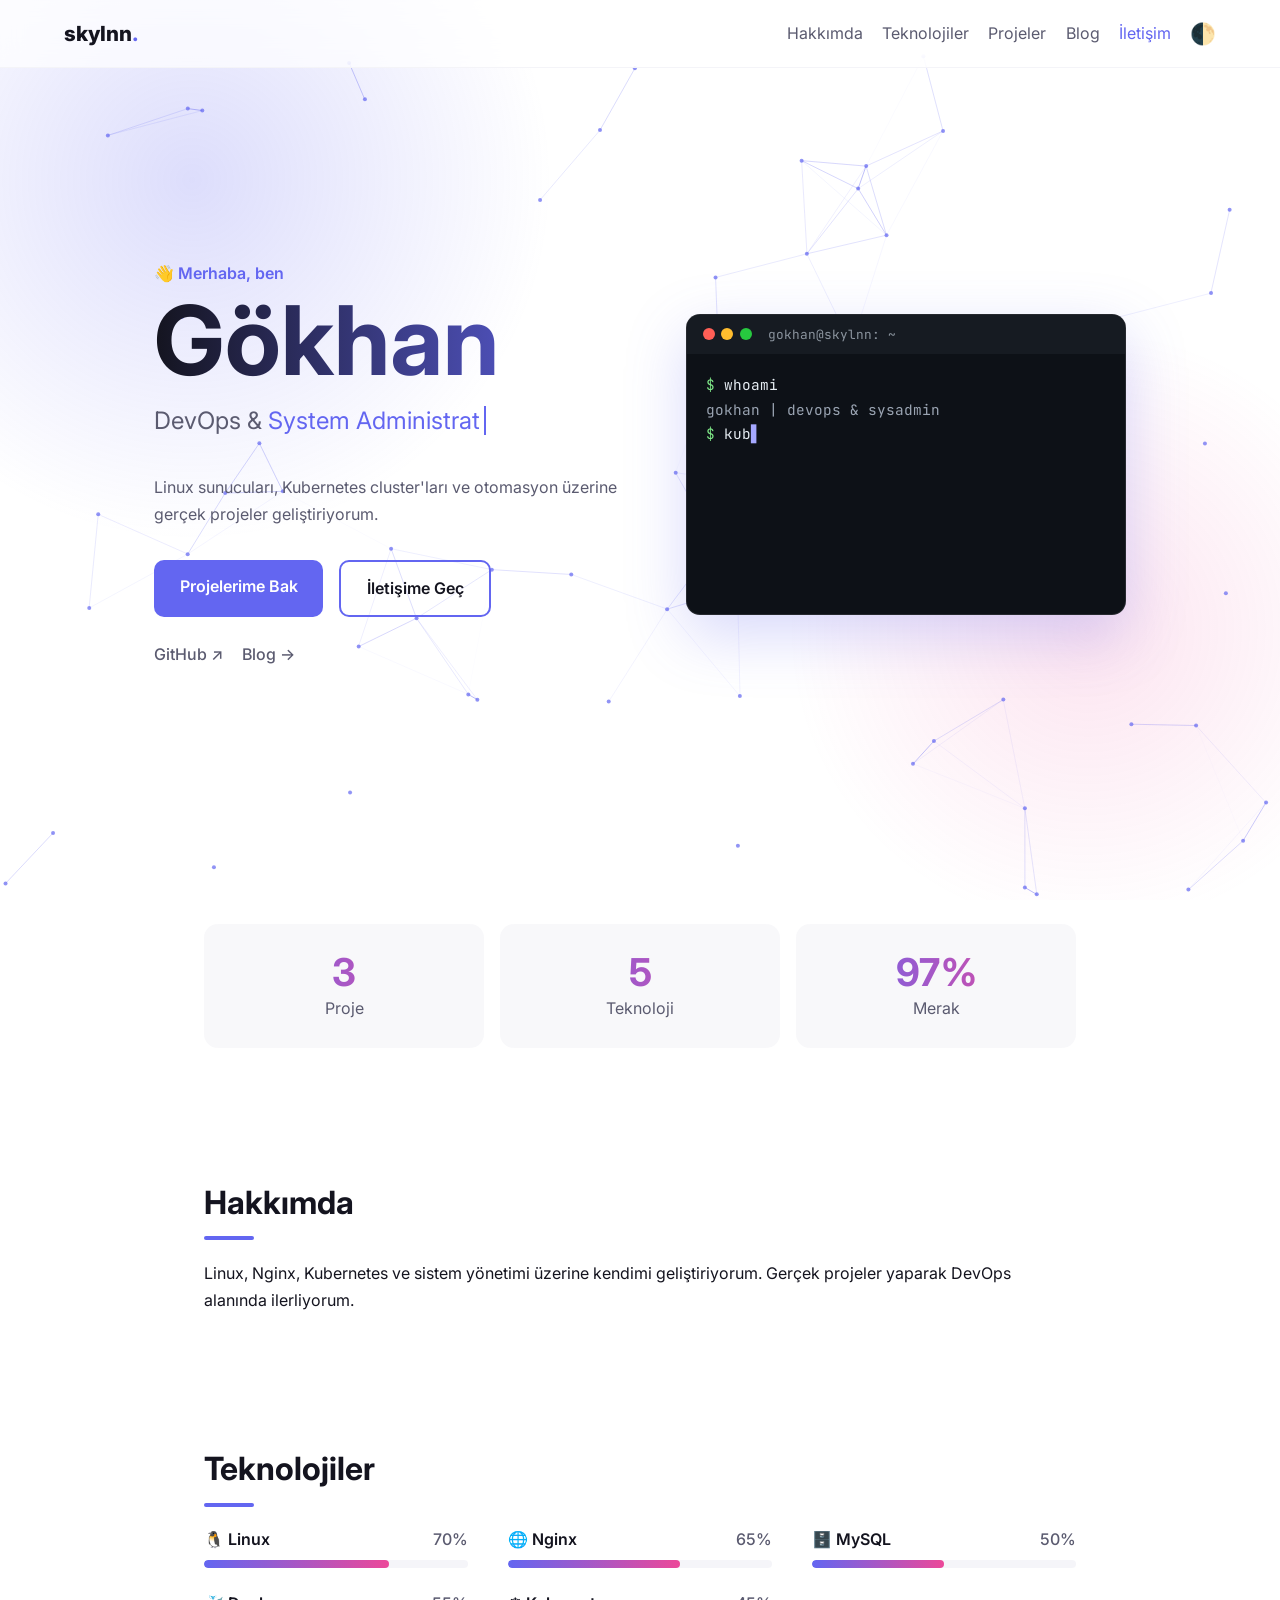
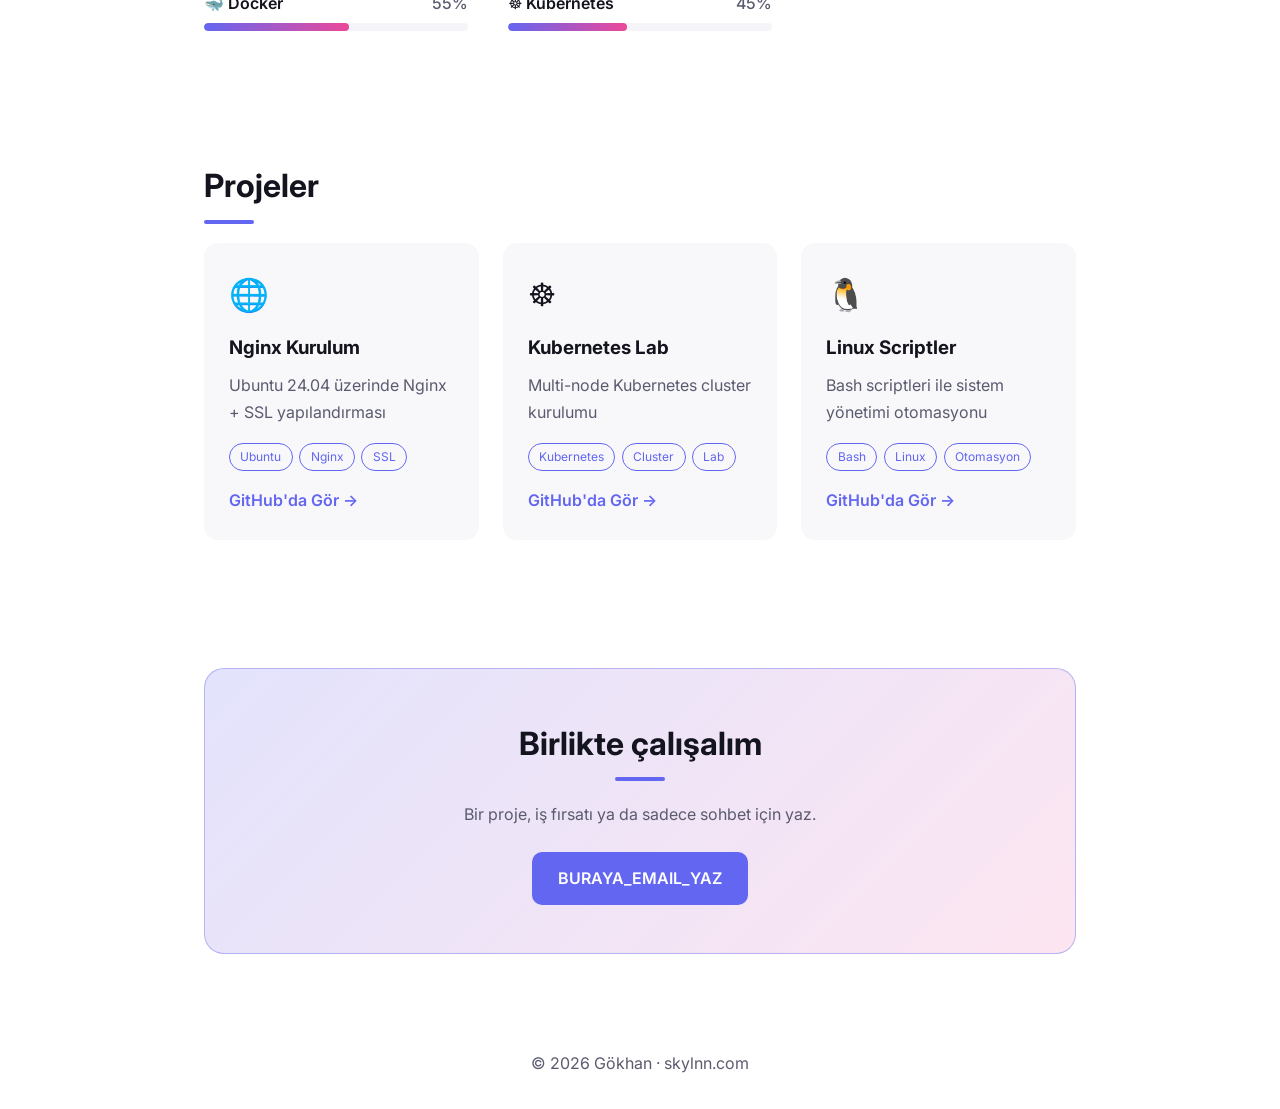
<file: index.html>
<!DOCTYPE html>
<html lang="tr">
<head>
  <meta charset="UTF-8">
  <meta name="viewport" content="width=device-width, initial-scale=1">
  <meta name="description" content="Gökhan - DevOps ve Sistem Yöneticisi portföyü">
  <title>Gökhan | DevOps Portfolio</title>
  <link rel="preconnect" href="https://fonts.googleapis.com">
  <link rel="preconnect" href="https://fonts.gstatic.com" crossorigin>
  <link href="https://fonts.googleapis.com/css2?family=Inter:wght@400;500;600;800&family=JetBrains+Mono&display=swap" rel="stylesheet">
  <link rel="stylesheet" href="style.css">
</head>
<body>
  <canvas id="arka"></canvas>
  <div id="ilerleme"></div>

  <header class="nav">
    <a href="index.html" class="logo">skylnn<span>.</span></a>
    <button id="menu" aria-label="Menü" aria-expanded="false">☰</button>
    <nav id="menuler">
      <a href="#hakkimda">Hakkımda</a>
      <a href="#teknolojiler">Teknolojiler</a>
      <a href="#projeler">Projeler</a>
      <a href="blog.html" class="kal">Blog</a>
      <a href="#iletisim">İletişim</a>
      <button id="tema" aria-label="Temayı değiştir">🌓</button>
    </nav>
  </header>

  <main>
    <section class="hero">
      <div class="hero-sol">
        <p class="selam">👋 Merhaba, ben</p>
        <h1>Gökhan</h1>
        <p class="rol">DevOps &amp; <span id="daktilo"></span></p>
        <p class="kisa">Linux sunucuları, Kubernetes cluster'ları ve otomasyon üzerine gerçek projeler geliştiriyorum.</p>
        <div class="butonlar">
          <a class="btn" href="#projeler">Projelerime Bak</a>
          <a class="btn ikincil" href="#iletisim">İletişime Geç</a>
        </div>
        <div class="sosyal">
          <a href="https://github.com/Skylnn" target="_blank" rel="noopener">GitHub ↗</a>
          <a href="blog.html">Blog →</a>
        </div>
      </div>

      <div class="terminal" aria-hidden="true">
        <div class="t-bar"><i></i><i></i><i></i><span>gokhan@skylnn: ~</span></div>
        <pre id="t-icerik"></pre>
      </div>
    </section>

    <section class="bolum">
      <div class="statlar">
        <div class="stat"><b data-hedef="3">0</b><span>Proje</span></div>
        <div class="stat"><b data-hedef="5">0</b><span>Teknoloji</span></div>
        <div class="stat"><b data-hedef="100" data-ek="%">0</b><span>Merak</span></div>
      </div>
    </section>

    <section id="hakkimda" class="bolum">
      <h2>Hakkımda</h2>
      <p>Linux, Nginx, Kubernetes ve sistem yönetimi üzerine kendimi geliştiriyorum. Gerçek projeler yaparak DevOps alanında ilerliyorum.</p>
    </section>

    <section id="teknolojiler" class="bolum">
      <h2>Teknolojiler</h2>
      <div class="beceriler">
        <div class="beceri" data-seviye="70">
          <div class="beceri-ust"><span>🐧 Linux</span><span>70%</span></div>
          <div class="cubuk"><i></i></div>
        </div>
        <div class="beceri" data-seviye="65">
          <div class="beceri-ust"><span>🌐 Nginx</span><span>65%</span></div>
          <div class="cubuk"><i></i></div>
        </div>
        <div class="beceri" data-seviye="50">
          <div class="beceri-ust"><span>🗄️ MySQL</span><span>50%</span></div>
          <div class="cubuk"><i></i></div>
        </div>
        <div class="beceri" data-seviye="55">
          <div class="beceri-ust"><span>🐳 Docker</span><span>55%</span></div>
          <div class="cubuk"><i></i></div>
        </div>
        <div class="beceri" data-seviye="45">
          <div class="beceri-ust"><span>☸️ Kubernetes</span><span>45%</span></div>
          <div class="cubuk"><i></i></div>
        </div>
      </div>
    </section>

    <section id="projeler" class="bolum">
      <h2>Projeler</h2>
      <div class="kartlar">
        <article class="kart">
          <div class="ikon">🌐</div>
          <h3>Nginx Kurulum</h3>
          <p>Ubuntu 24.04 üzerinde Nginx + SSL yapılandırması</p>
          <div class="mini"><span>Ubuntu</span><span>Nginx</span><span>SSL</span></div>
          <a href="https://github.com/Skylnn" target="_blank" rel="noopener">GitHub'da Gör →</a>
        </article>
        <article class="kart">
          <div class="ikon">☸️</div>
          <h3>Kubernetes Lab</h3>
          <p>Multi-node Kubernetes cluster kurulumu</p>
          <div class="mini"><span>Kubernetes</span><span>Cluster</span><span>Lab</span></div>
          <a href="https://github.com/Skylnn" target="_blank" rel="noopener">GitHub'da Gör →</a>
        </article>
        <article class="kart">
          <div class="ikon">🐧</div>
          <h3>Linux Scriptler</h3>
          <p>Bash scriptleri ile sistem yönetimi otomasyonu</p>
          <div class="mini"><span>Bash</span><span>Linux</span><span>Otomasyon</span></div>
          <a href="https://github.com/Skylnn" target="_blank" rel="noopener">GitHub'da Gör →</a>
        </article>
      </div>
    </section>

    <section id="iletisim" class="bolum">
      <div class="cta">
        <h2>Birlikte çalışalım</h2>
        <p>Bir proje, iş fırsatı ya da sadece sohbet için yaz.</p>
        <a class="btn" href="mailto:BURAYA_EMAIL_YAZ">BURAYA_EMAIL_YAZ</a>
      </div>
    </section>
  </main>

  <footer>© 2026 Gökhan · skylnn.com</footer>

  <button id="yukari" aria-label="Yukarı çık">↑</button>
  <script src="script.js"></script>
</body>
</html>
</file>
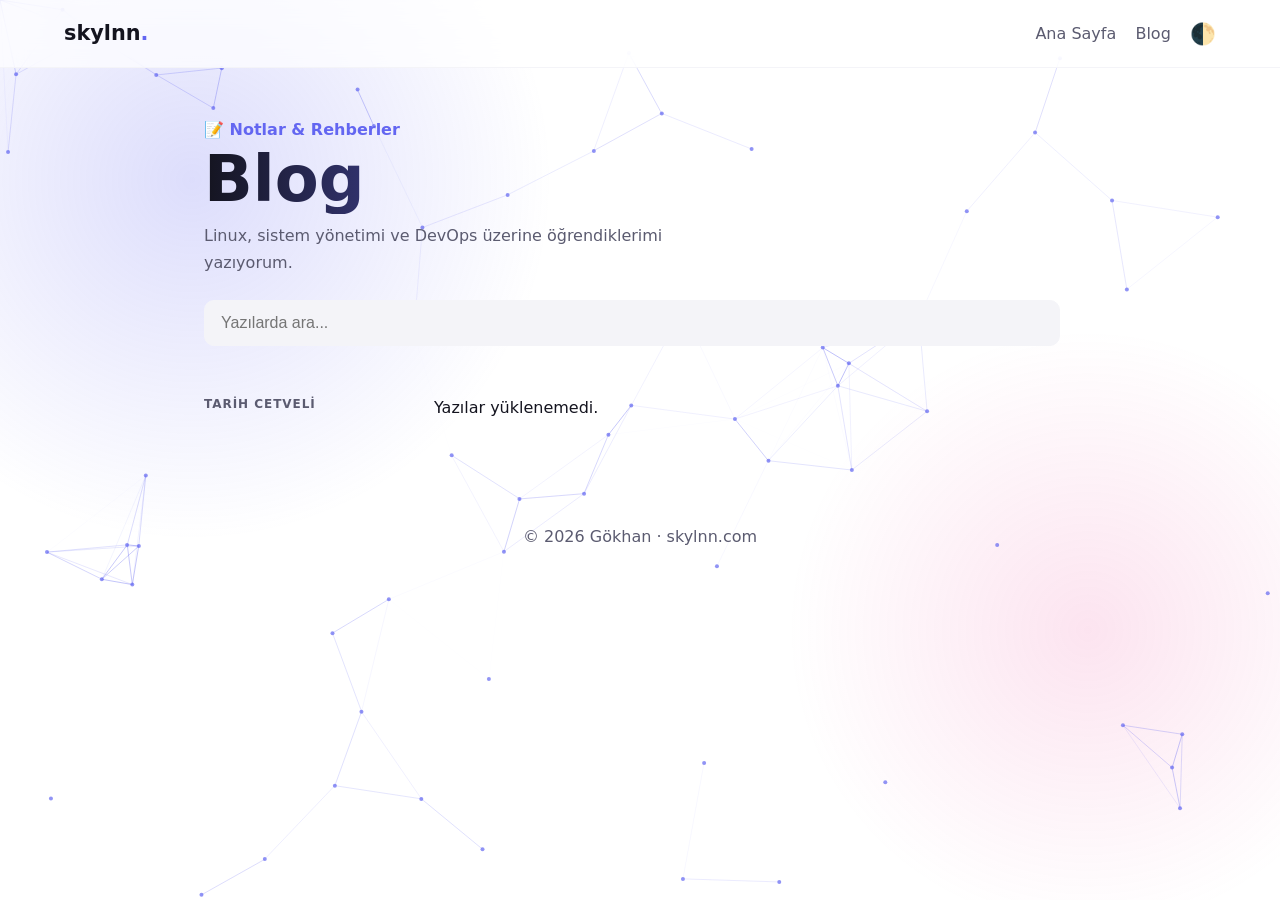
<file: blog.html>
<!DOCTYPE html>
<html lang="tr">
<head>
  <meta charset="UTF-8">
  <meta name="viewport" content="width=device-width, initial-scale=1">
  <meta name="description" content="Linux, sistem yönetimi ve DevOps üzerine notlar ve rehberler">
  <title>Blog | Gökhan</title>
  <link rel="stylesheet" href="style.css">
</head>
<body>
  <canvas id="arka"></canvas>
  <div id="ilerleme"></div>

  <header class="nav">
    <a href="index.html" class="logo">skylnn<span>.</span></a>
    <nav>
      <a href="index.html" class="kal">Ana Sayfa</a>
      <a href="blog.html" class="kal">Blog</a>
      <button id="tema" aria-label="Temayı değiştir">🌓</button>
    </nav>
  </header>

  <main>
    <section class="blog-ust">
      <p class="selam">📝 Notlar &amp; Rehberler</p>
      <h1>Blog</h1>
      <p class="blog-alt">Linux, sistem yönetimi ve DevOps üzerine öğrendiklerimi yazıyorum.</p>
      <div class="blog-arac">
        <input id="ara" type="search" placeholder="Yazılarda ara...">
        <span id="sayac"></span>
      </div>
      <div id="etiketler"></div>
    </section>

    <div class="blog-govde">
      <aside class="blog-yan">
        <div class="c-baslik">Tarih cetveli</div>
        <nav id="cetvel" aria-label="Tarih cetveli"></nav>
      </aside>
      <div id="liste" class="zaman">Yükleniyor...</div>
    </div>
  </main>

  <footer>© 2026 Gökhan · skylnn.com</footer>

  <button id="yukari" aria-label="Yukarı çık">↑</button>
  <script src="script.js"></script>
  <script src="blog.js"></script>
</body>
</html>
</file>
<file: style.css>
/* ---------- Renkler (açık ve koyu tema) ---------- */
:root {
  --bg: #ffffff;
  --kart: #f4f4f8;
  --text: #14141f;
  --soluk: #5b5b70;
  --accent: #6366f1;
}
[data-theme="dark"] {
  --bg: #0b0b12;
  --kart: #161622;
  --text: #eaeaf0;
  --soluk: #9a9ab0;
}

/* ---------- Genel ayarlar ---------- */
* { box-sizing: border-box; margin: 0; padding: 0; }
html { scroll-behavior: smooth; }
body {
  background: var(--bg);
  color: var(--text);
  font-family: system-ui, -apple-system, "Segoe UI", sans-serif;
  line-height: 1.7;
  transition: background .3s, color .3s;
}

/* ---------- Üst menü ---------- */
.nav {
  position: sticky; top: 0; z-index: 10;
  display: flex; justify-content: space-between; align-items: center;
  padding: 1rem 5%;
  background: var(--bg);
  border-bottom: 1px solid var(--kart);
}
.logo { font-weight: 800; font-size: 1.3rem; color: var(--text); text-decoration: none; }
.logo span { color: var(--accent); }
.nav nav { display: flex; gap: 1.2rem; align-items: center; }
.nav nav a { color: var(--soluk); text-decoration: none; transition: color .2s; }
.nav nav a:hover { color: var(--accent); }
#tema { background: none; border: none; font-size: 1.3rem; cursor: pointer; }

/* ---------- Karşılama alanı ---------- */
.hero { min-height: 80vh; display: flex; flex-direction: column; justify-content: center; padding: 0 5%; max-width: 1000px; margin: 0 auto; }
.selam { color: var(--accent); font-weight: 600; }
.hero h1 { font-size: clamp(3rem, 10vw, 6rem); line-height: 1.1; }
.rol { font-size: 1.5rem; color: var(--soluk); margin: .5rem 0 2rem; }
#daktilo { color: var(--accent); border-right: 2px solid var(--accent); padding-right: 4px; }

/* ---------- Butonlar ---------- */
.butonlar { display: flex; gap: 1rem; flex-wrap: wrap; }
.btn {
  display: inline-block; padding: .8rem 1.6rem; border-radius: 10px;
  background: var(--accent); color: #fff; text-decoration: none; font-weight: 600;
  transition: transform .2s, box-shadow .2s;
}
.btn:hover { transform: translateY(-3px); box-shadow: 0 8px 20px rgba(99,102,241,.4); }
.btn.ikincil { background: transparent; color: var(--text); border: 2px solid var(--accent); }

/* ---------- Bölümler ---------- */
.bolum { padding: 4rem 5%; max-width: 1000px; margin: 0 auto; }
.bolum h2 { font-size: 2rem; margin-bottom: 1.2rem; }
.bolum h2::after {
  content: ""; display: block; width: 50px; height: 4px;
  background: var(--accent); margin-top: .4rem; border-radius: 2px;
}

/* ---------- Teknoloji etiketleri ---------- */
.etiketler { display: flex; flex-wrap: wrap; gap: .7rem; }
.etiketler span { background: var(--kart); padding: .5rem 1rem; border-radius: 999px; font-weight: 500; }

/* ---------- Proje kartları ---------- */
.kartlar { display: grid; grid-template-columns: repeat(auto-fit, minmax(260px, 1fr)); gap: 1.5rem; }
.kart {
  background: var(--kart); padding: 1.5rem; border-radius: 14px;
  border: 1px solid transparent; transition: transform .25s, border-color .25s;
}
.kart:hover { transform: translateY(-6px); border-color: var(--accent); }
.kart h3 { margin-bottom: .5rem; }
.kart p { color: var(--soluk); margin-bottom: 1rem; }
.kart a { color: var(--accent); text-decoration: none; font-weight: 600; }

footer { text-align: center; padding: 2rem; color: var(--soluk); }

/* ---------- Kaydırınca beliren animasyon ---------- */
.gizli { opacity: 0; transform: translateY(30px); transition: opacity .7s, transform .7s; }
.gizli.gorunur { opacity: 1; transform: none; }

/* ---------- Telefon düzeni ---------- */
@media (max-width: 700px) {
  .nav nav a { display: none; }
}
/* ================= GÖRSEL EFEKTLER ================= */

/* Parçacık tuvali: her şeyin arkasında */
#arka {
  position: fixed; inset: 0;
  width: 100%; height: 100%;
  z-index: -1; pointer-events: none;
}

/* Kayan renkli ışık lekeleri */
body::before {
  content: ""; position: fixed; inset: 0;
  z-index: -2; pointer-events: none;
  background:
    radial-gradient(600px circle at 15% 20%, rgba(99,102,241,.22), transparent 60%),
    radial-gradient(500px circle at 85% 70%, rgba(236,72,153,.15), transparent 60%);
  animation: akis 14s ease-in-out infinite alternate;
}
@keyframes akis {
  to { transform: translate(40px, -30px) scale(1.15); }
}

/* Cam efektli menü */
.nav {
  background: color-mix(in srgb, var(--bg) 70%, transparent);
  backdrop-filter: blur(12px);
  -webkit-backdrop-filter: blur(12px);
}

/* Akan renkli başlık */
.hero h1 {
  background: linear-gradient(90deg, var(--text), var(--accent), #ec4899, var(--text));
  background-size: 300% 100%;
  -webkit-background-clip: text;
  background-clip: text;
  color: transparent;
  animation: renk 8s linear infinite;
}
@keyframes renk {
  to { background-position: 300% 0; }
}

/* Cam efektli kartlar + fare ışığı */
.kart {
  position: relative; overflow: hidden;
  background: color-mix(in srgb, var(--kart) 65%, transparent);
  backdrop-filter: blur(8px);
  -webkit-backdrop-filter: blur(8px);
}
.kart::before {
  content: ""; position: absolute; inset: 0;
  pointer-events: none; opacity: 0; transition: opacity .3s;
  background: radial-gradient(300px circle at var(--x, 50%) var(--y, 50%), rgba(99,102,241,.2), transparent 60%);
}
.kart:hover::before { opacity: 1; }

/* Teknoloji etiketleri */
.etiketler span {
  background: color-mix(in srgb, var(--kart) 65%, transparent);
  border: 1px solid transparent;
  transition: transform .2s, border-color .2s;
}
.etiketler span:hover { transform: translateY(-3px); border-color: var(--accent); }

/* Hareketten rahatsız olanlar için animasyonları kapat */
@media (prefers-reduced-motion: reduce) {
  body::before, .hero h1 { animation: none; }
}
/* ---------- Blog ---------- */
#ara {
  width: 100%; padding: .8rem 1rem; margin-bottom: 1.5rem;
  border-radius: 10px; border: 1px solid var(--kart);
  background: var(--kart); color: var(--text); font-size: 1rem;
}
.kart small { color: var(--soluk); }

.yazi h1 { margin: .5rem 0 1.5rem; font-size: 2.2rem; }
.yazi h2, .yazi h3 { margin: 1.8rem 0 .6rem; }
.yazi p, .yazi ul, .yazi ol { margin-bottom: 1rem; }
.yazi ul, .yazi ol { padding-left: 1.5rem; }
.yazi pre { background: var(--kart); padding: 1rem; border-radius: 10px; overflow-x: auto; margin-bottom: 1rem; }
.yazi code { font-family: ui-monospace, Consolas, monospace; }
.yazi img { max-width: 100%; border-radius: 10px; }
.yazi a { color: var(--accent); }

/* Telefonda Blog/Ana Sayfa linkleri gizlenmesin */
@media (max-width: 700px) {
  .nav nav a.kal { display: inline; }
}

/* ================= MODERN GÖRÜNÜM v2 ================= */
body { font-family: "Inter", system-ui, -apple-system, "Segoe UI", sans-serif; }

/* Üstte ilerleme çubuğu */
#ilerleme {
  position: fixed; top: 0; left: 0; height: 3px; width: 0; z-index: 100;
  background: linear-gradient(90deg, var(--accent), #ec4899);
}

/* Aktif menü bağlantısı */
.nav nav a.aktif { color: var(--accent); }

/* Hamburger menü (masaüstünde gizli) */
#menu { display: none; background: none; border: none; font-size: 1.5rem; color: var(--text); cursor: pointer; }

/* ---------- Hero: iki sütun ---------- */
.hero {
  display: grid; grid-template-columns: 1.1fr 1fr; gap: 3rem;
  align-items: center; max-width: 1100px; min-height: 88vh; padding: 3rem 5%;
}
.kisa { color: var(--soluk); max-width: 30rem; margin-bottom: 2rem; }
.sosyal { margin-top: 1.5rem; display: flex; gap: 1.2rem; }
.sosyal a { color: var(--soluk); text-decoration: none; font-weight: 500; transition: color .2s; }
.sosyal a:hover { color: var(--accent); }

/* ---------- Terminal penceresi ---------- */
.terminal {
  background: #0d1117; border: 1px solid rgba(255,255,255,.1);
  border-radius: 14px; overflow: hidden;
  box-shadow: 0 20px 60px rgba(99,102,241,.25);
  animation: yuz 6s ease-in-out infinite alternate;
}
@keyframes yuz { to { transform: translateY(-12px); } }
.t-bar { display: flex; align-items: center; gap: .4rem; padding: .7rem 1rem; background: #161b22; }
.t-bar i { width: 12px; height: 12px; border-radius: 50%; background: #ff5f56; }
.t-bar i:nth-child(2) { background: #ffbd2e; }
.t-bar i:nth-child(3) { background: #27c93f; }
.t-bar span { margin-left: .6rem; color: #8b949e; font: .8rem "JetBrains Mono", ui-monospace, monospace; }
.terminal pre {
  margin: 0; padding: 1.2rem; min-height: 260px; white-space: pre-wrap;
  color: #e6edf3; font: .9rem/1.7 "JetBrains Mono", ui-monospace, Consolas, monospace;
}
.terminal .p { color: #7ee787; }
.terminal .o { color: #9aa4b2; }
.terminal .im { color: #a5a8ff; animation: yan 1s steps(1) infinite; }
@keyframes yan { 50% { opacity: 0; } }

/* ---------- Sayaç kutuları ---------- */
.statlar { display: grid; grid-template-columns: repeat(auto-fit, minmax(150px, 1fr)); gap: 1rem; }
.stat {
  text-align: center; padding: 1.5rem 1rem; border-radius: 14px;
  background: color-mix(in srgb, var(--kart) 65%, transparent);
  backdrop-filter: blur(8px); border: 1px solid transparent;
  transition: border-color .25s, transform .25s;
}
.stat:hover { border-color: var(--accent); transform: translateY(-4px); }
.stat b {
  display: block; font-size: 2.4rem; line-height: 1.2;
  background: linear-gradient(90deg, var(--accent), #ec4899);
  -webkit-background-clip: text; background-clip: text; color: transparent;
}
.stat span { color: var(--soluk); }

/* ---------- Teknoloji çubukları ---------- */
.beceriler { display: grid; grid-template-columns: repeat(auto-fit, minmax(260px, 1fr)); gap: 1.4rem 2.5rem; }
.beceri-ust { display: flex; justify-content: space-between; font-weight: 600; margin-bottom: .4rem; }
.beceri-ust span:last-child { color: var(--soluk); font-weight: 500; }
.cubuk { height: 8px; border-radius: 99px; background: color-mix(in srgb, var(--kart) 85%, transparent); overflow: hidden; }
.cubuk i {
  display: block; height: 100%; width: 0; border-radius: 99px;
  background: linear-gradient(90deg, var(--accent), #ec4899);
  transition: width 1.4s cubic-bezier(.2, .8, .2, 1);
}

/* ---------- Proje kartı detayları ---------- */
.ikon { font-size: 2rem; margin-bottom: .6rem; }
.mini { display: flex; flex-wrap: wrap; gap: .4rem; margin-bottom: 1rem; }
.mini span {
  font-size: .75rem; padding: .2rem .65rem; border-radius: 99px;
  border: 1px solid var(--accent); color: var(--accent);
}

/* ---------- İletişim kutusu ---------- */
.cta {
  text-align: center; padding: 3rem 1.5rem; border-radius: 20px;
  background: linear-gradient(135deg, rgba(99,102,241,.18), rgba(236,72,153,.14));
  border: 1px solid color-mix(in srgb, var(--accent) 40%, transparent);
}
.cta h2::after { margin-left: auto; margin-right: auto; }
.cta p { color: var(--soluk); margin-bottom: 1.5rem; }

/* ---------- Yukarı çık düğmesi ---------- */
#yukari {
  position: fixed; right: 1.2rem; bottom: 1.2rem; z-index: 50;
  width: 46px; height: 46px; border: none; border-radius: 50%;
  background: var(--accent); color: #fff; font-size: 1.2rem; cursor: pointer;
  opacity: 0; pointer-events: none; transition: opacity .3s, transform .3s;
}
#yukari.goster { opacity: 1; pointer-events: auto; }
#yukari:hover { transform: translateY(-3px); }

/* ---------- Tablet ve telefon ---------- */
@media (max-width: 900px) {
  .hero { grid-template-columns: 1fr; min-height: auto; gap: 2rem; }
}
@media (max-width: 700px) {
  .nav nav a { display: inline; }
  .nav:has(#menu) #menu { display: block; }
  .nav:has(#menu) nav {
    display: none; position: absolute; top: 100%; left: 0; right: 0;
    flex-direction: column; align-items: flex-start; gap: 1rem; padding: 1.2rem 5%;
    background: color-mix(in srgb, var(--bg) 92%, transparent);
    backdrop-filter: blur(14px); border-bottom: 1px solid var(--kart);
  }
  .nav:has(#menu) nav.acik { display: flex; }
}

@media (prefers-reduced-motion: reduce) {
  .terminal { animation: none; }
}

/* ================= BLOG v2: ZAMAN ÇİZELGESİ ================= */

/* Üst bölüm */
.blog-ust { max-width: 1000px; margin: 0 auto; padding: 3rem 5% 0; }
.blog-ust h1 {
  font-size: clamp(2.4rem, 7vw, 4rem); line-height: 1.1;
  background: linear-gradient(90deg, var(--text), var(--accent), #ec4899);
  -webkit-background-clip: text; background-clip: text; color: transparent;
}
.blog-alt { color: var(--soluk); margin: .5rem 0 1.5rem; max-width: 34rem; }
.blog-arac { display: flex; align-items: center; gap: 1rem; flex-wrap: wrap; margin-bottom: 1rem; }
.blog-arac #ara { flex: 1; min-width: 200px; margin-bottom: 0; }
#sayac { color: var(--soluk); font-size: .9rem; }

/* Etiket düğmeleri */
#etiketler { display: flex; flex-wrap: wrap; gap: .5rem; }
.etk-btn {
  font: inherit; font-size: .85rem; cursor: pointer;
  padding: .3rem .85rem; border-radius: 99px;
  background: color-mix(in srgb, var(--kart) 65%, transparent);
  color: var(--soluk); border: 1px solid transparent;
  transition: border-color .2s, color .2s, transform .2s;
}
.etk-btn em { font-style: normal; opacity: .7; margin-left: .2rem; }
.etk-btn:hover { border-color: var(--accent); color: var(--text); transform: translateY(-2px); }
.etk-btn.secili { background: var(--accent); color: #fff; }

/* İki sütun: cetvel + yazılar */
.blog-govde {
  max-width: 1000px; margin: 0 auto; padding: 2rem 5% 4rem;
  display: grid; grid-template-columns: 190px 1fr; gap: 2.5rem;
}

/* ---------- Tarih cetveli ---------- */
.blog-yan { position: sticky; top: 90px; align-self: start; }
.c-baslik { font-size: .75rem; font-weight: 700; letter-spacing: .08em; text-transform: uppercase; color: var(--soluk); margin-bottom: .8rem; }
#cetvel { border-left: 2px solid color-mix(in srgb, var(--soluk) 35%, transparent); }
.c-yil { font-weight: 800; font-size: 1.1rem; margin: .8rem 0 .2rem 1rem; }
.c-ay {
  position: relative; display: flex; justify-content: space-between; align-items: center; gap: .5rem;
  padding: .3rem .4rem .3rem 1rem; color: var(--soluk); text-decoration: none; transition: color .2s;
}
.c-ay:hover { color: var(--text); }
.c-ay i {
  position: absolute; left: -7px; top: 50%; width: 12px; height: 12px; margin-top: -6px;
  border-radius: 50%; background: var(--bg); border: 2px solid var(--soluk);
  transition: transform .25s, background .25s, border-color .25s;
}
.c-ay em { font-style: normal; font-size: .75rem; background: var(--kart); border-radius: 99px; padding: 0 .55rem; }
.c-ay.aktif { color: var(--accent); font-weight: 600; }
.c-ay.aktif i { background: var(--accent); border-color: var(--accent); transform: scale(1.35); }
.c-gunler { display: flex; flex-wrap: wrap; gap: .3rem; padding: .1rem 0 .5rem 1rem; }
.c-gunler a {
  font-size: .75rem; padding: .05rem .5rem; border-radius: 6px;
  background: var(--kart); color: var(--soluk); text-decoration: none;
  transition: background .2s, color .2s;
}
.c-gunler a:hover { background: var(--accent); color: #fff; }

/* ---------- Zaman çizelgesi ---------- */
.ay {
  position: relative; padding-left: 1.6rem; margin-bottom: 2rem; scroll-margin-top: 90px;
  border-left: 2px solid color-mix(in srgb, var(--soluk) 35%, transparent);
}
.ay-baslik { display: flex; align-items: baseline; gap: .8rem; font-size: 1.3rem; font-weight: 800; margin-bottom: 1rem; }
.ay-baslik small { font-weight: 400; font-size: .85rem; color: var(--soluk); }
.z-oge { position: relative; margin-bottom: 1.2rem; scroll-margin-top: 90px; }
.nokta {
  position: absolute; left: calc(-1.6rem - 7px); top: 1.5rem;
  width: 12px; height: 12px; border-radius: 50%;
  background: var(--accent); box-shadow: 0 0 0 4px color-mix(in srgb, var(--accent) 25%, transparent);
}
.z-oge .kart h3 { margin: .3rem 0 .4rem; }
.meta { font-size: .8rem; color: var(--soluk); }
.yeni {
  font-size: .7rem; padding: .1rem .5rem; border-radius: 99px; margin-left: .3rem;
  background: linear-gradient(90deg, var(--accent), #ec4899); color: #fff;
}
.etk { display: flex; flex-wrap: wrap; gap: .4rem; margin-bottom: .8rem; }
.etk span { font-size: .75rem; color: var(--accent); }
.bos { color: var(--soluk); padding: 2rem 0; }

/* ---------- Telefon ---------- */
@media (max-width: 800px) {
  .blog-govde { grid-template-columns: 1fr; gap: 1rem; padding-top: 1rem; }
  .blog-yan {
    top: 64px; z-index: 5; padding: .5rem 0;
    background: color-mix(in srgb, var(--bg) 85%, transparent);
    backdrop-filter: blur(10px); -webkit-backdrop-filter: blur(10px);
  }
  .c-baslik, .c-gunler { display: none; }
  #cetvel { display: flex; align-items: center; gap: .5rem; overflow-x: auto; border-left: 0; padding-bottom: .2rem; }
  .c-yil { margin: 0 .2rem 0 0; font-size: .9rem; }
  .c-ay { white-space: nowrap; padding: .25rem .8rem; border: 1px solid var(--kart); border-radius: 99px; }
  .c-ay i { display: none; }
  .c-ay.aktif { border-color: var(--accent); }
  .ay, .z-oge { scroll-margin-top: 130px; }
}
</file>
